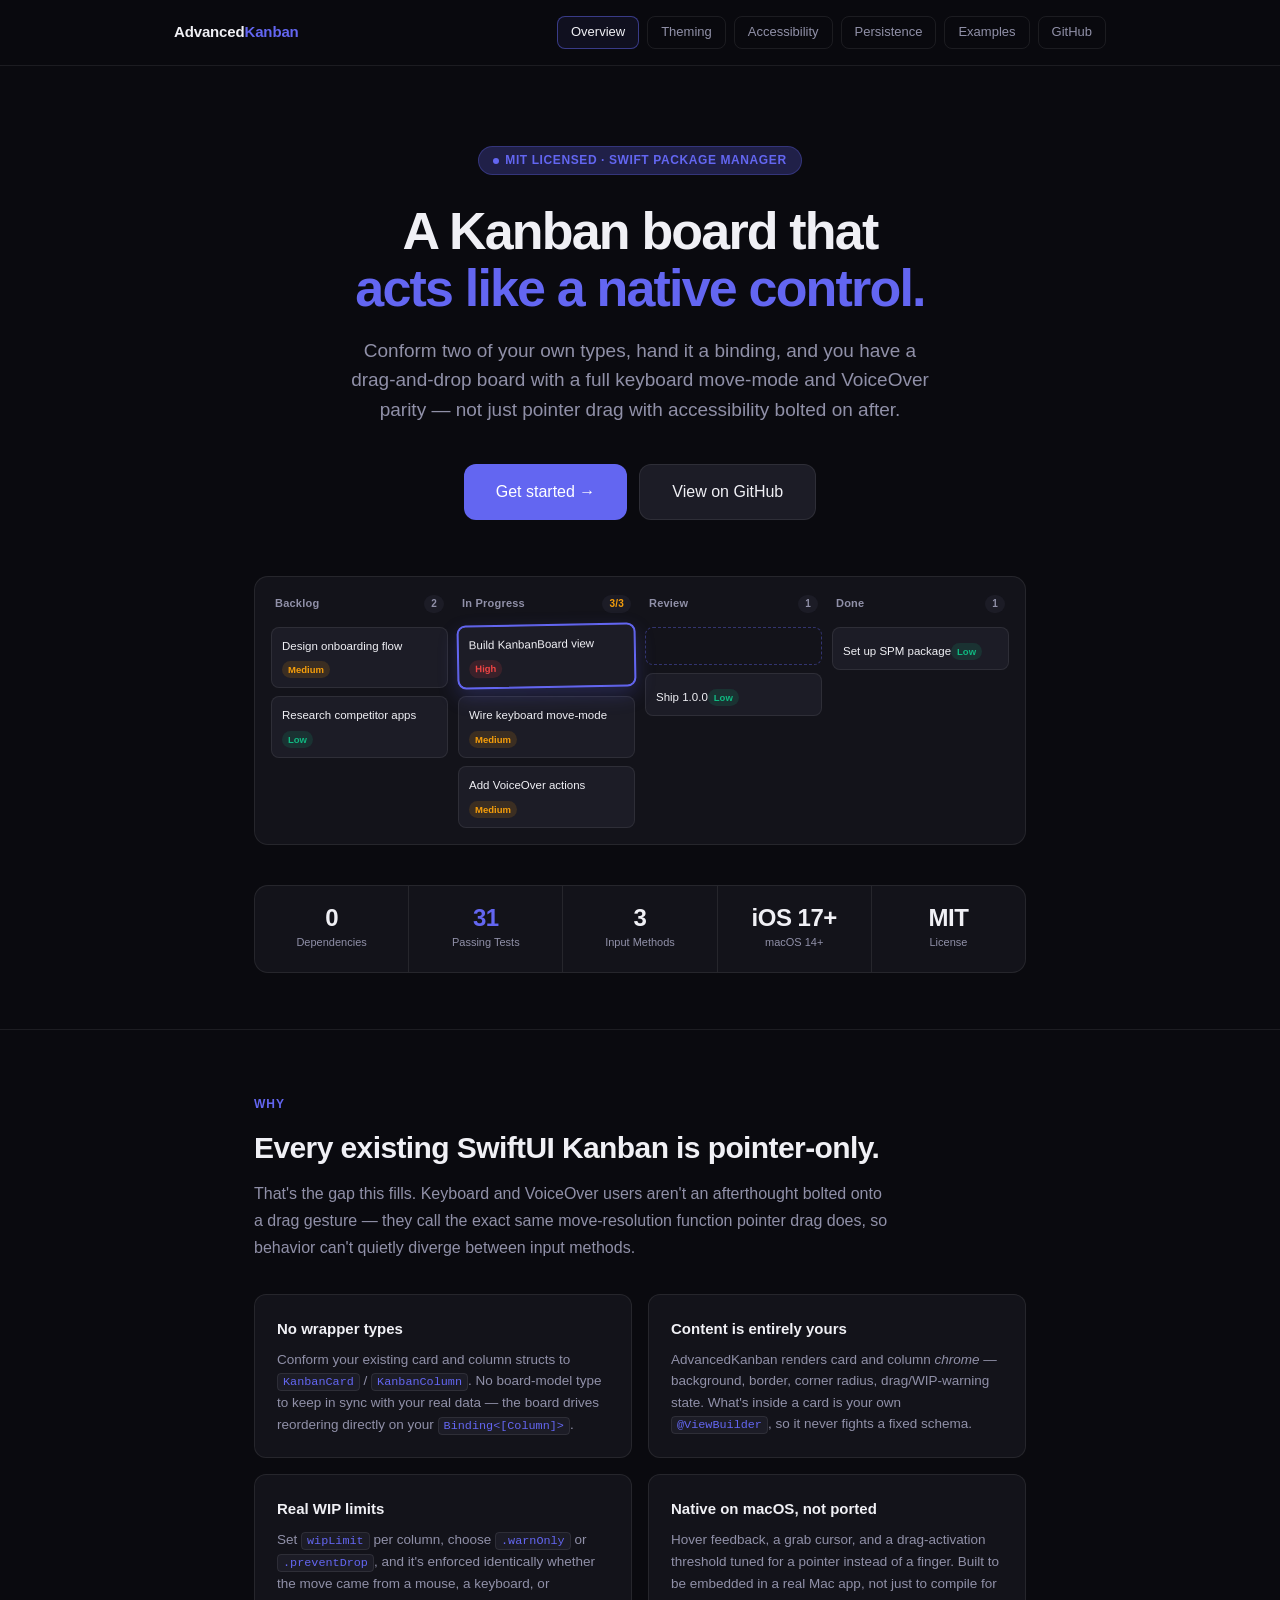
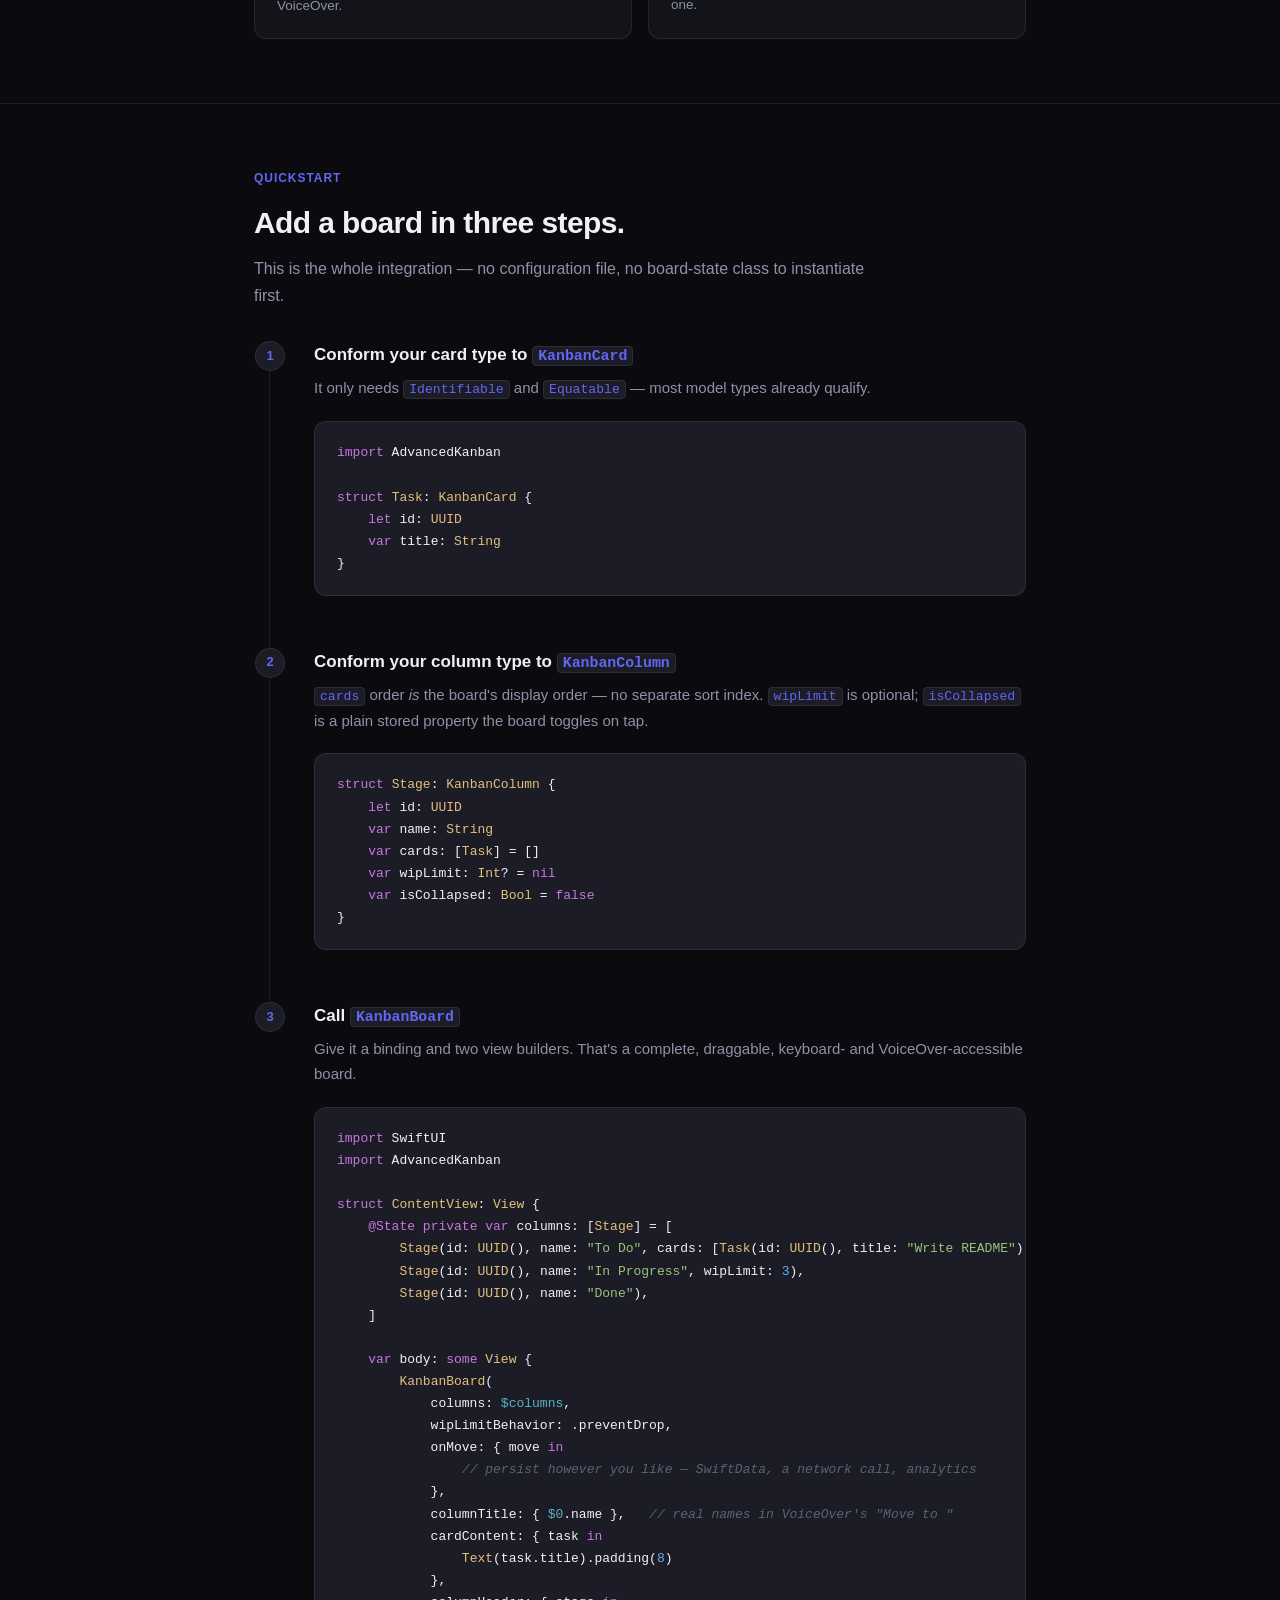
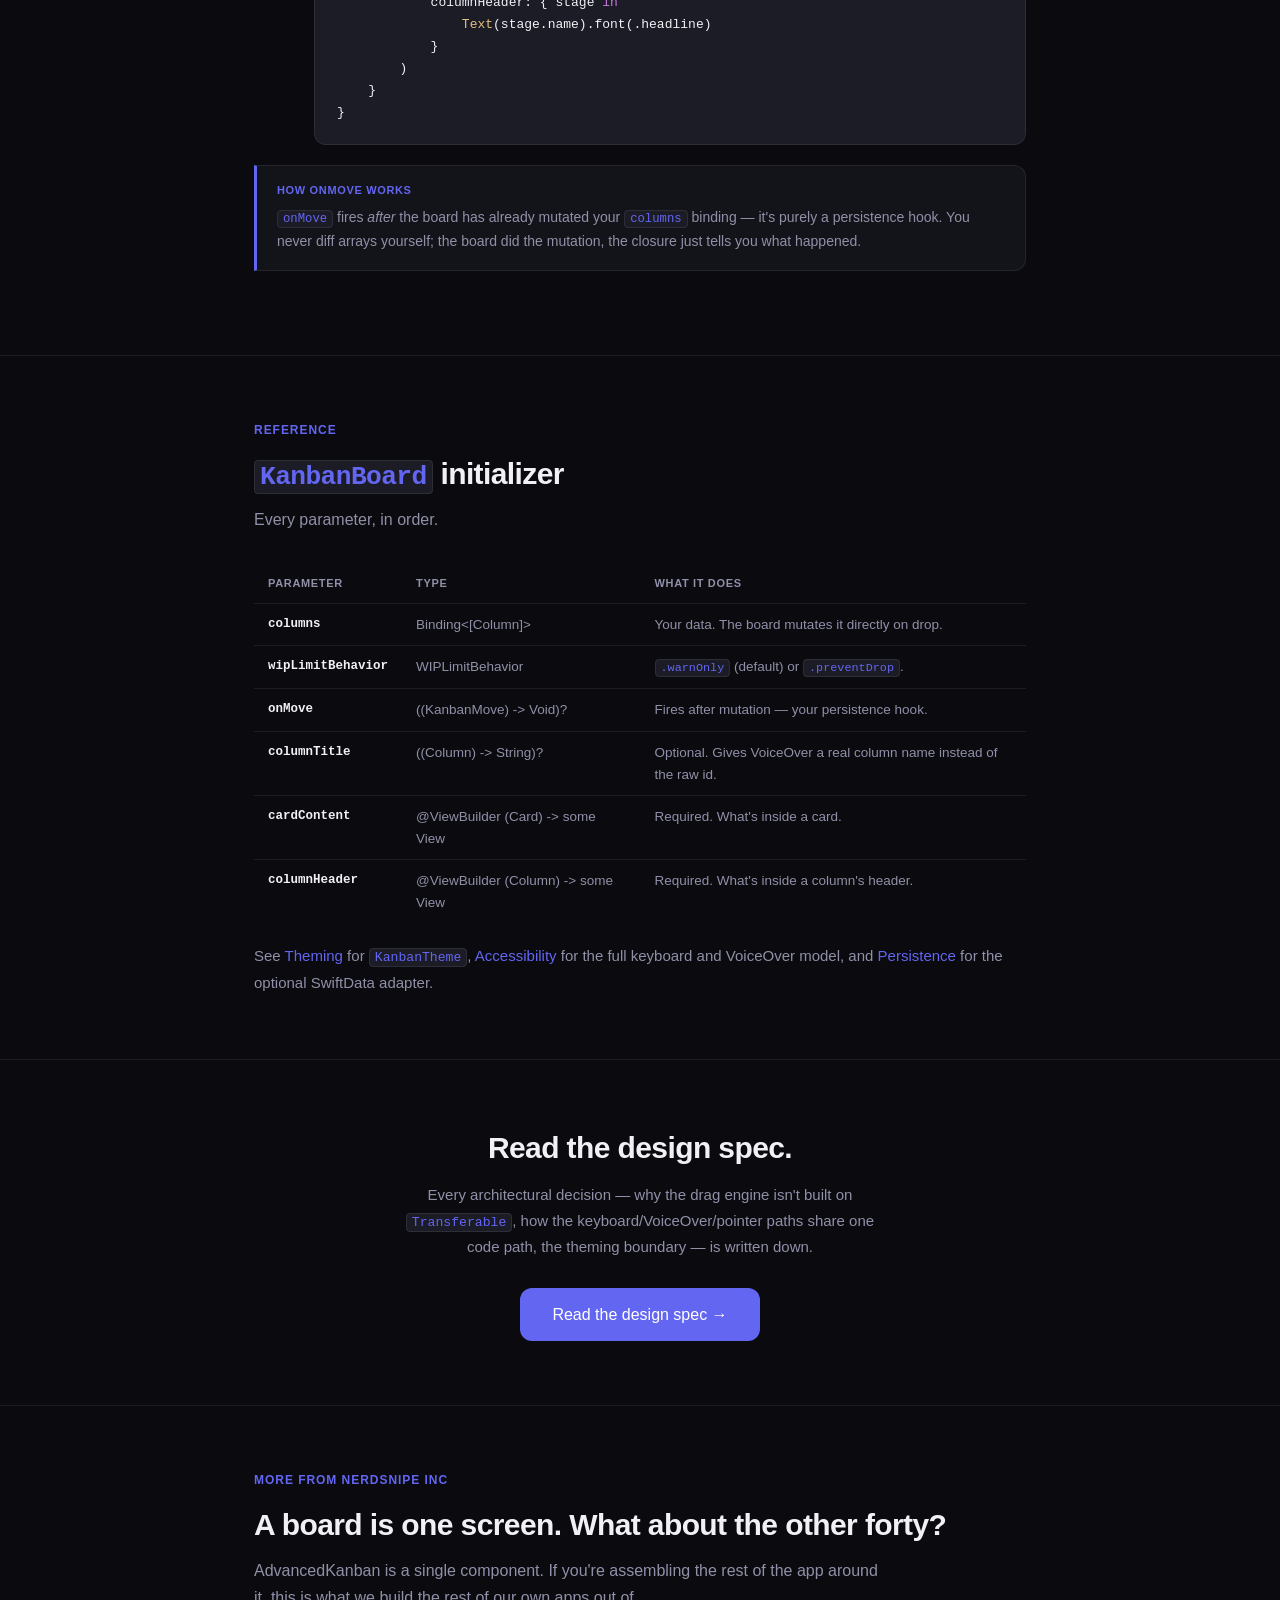
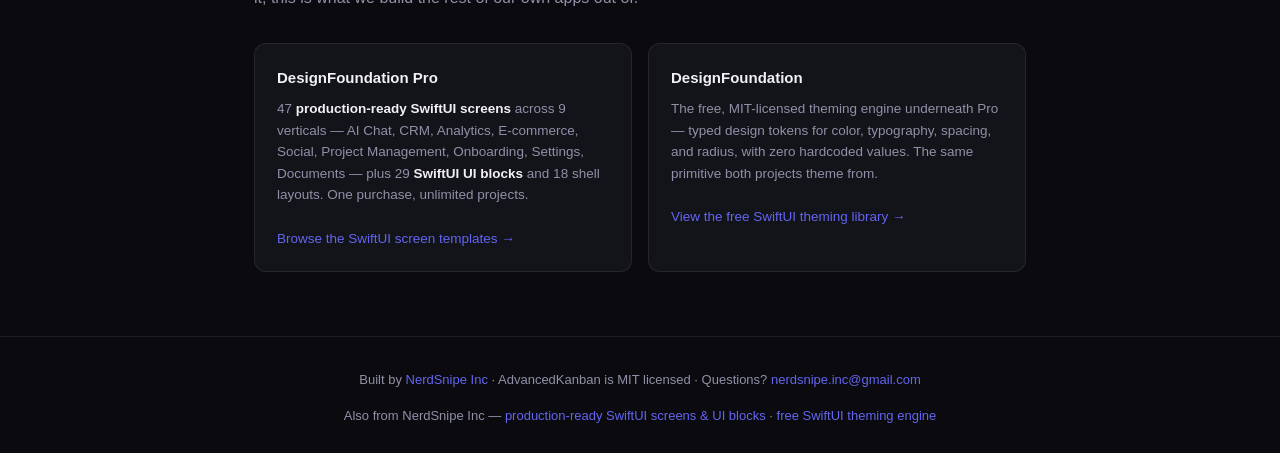
<file: docs/index.html>
<!DOCTYPE html>
<html lang="en">
<head>
<meta charset="UTF-8" />
<meta name="viewport" content="width=device-width, initial-scale=1.0" />
<title>AdvancedKanban — a Kanban board for SwiftUI</title>
<meta name="description" content="A fully customizable Kanban board for SwiftUI on iOS, iPadOS, and macOS. Pointer drag, full keyboard, and VoiceOver reordering with real input parity. No wrapper types, MIT licensed." />
<meta name="theme-color" content="#6366f1" />
<link rel="stylesheet" href="assets/styles.css" />
</head>
<body>
<a class="skip-link" href="#main">Skip to content</a>

<nav>
  <div class="inner">
    <a class="nav-brand" href="./">Advanced<span>Kanban</span></a>
    <div class="nav-links">
      <a class="nav-link active" href="./">Overview</a>
      <a class="nav-link" href="theming.html">Theming</a>
      <a class="nav-link" href="accessibility.html">Accessibility</a>
      <a class="nav-link" href="persistence.html">Persistence</a>
      <a class="nav-link" href="examples.html">Examples</a>
      <a class="nav-link" href="https://github.com/NerdSnipe-Inc/AdvancedKanban" target="_blank" rel="noopener">GitHub</a>
    </div>
  </div>
</nav>

<main id="main">
<div class="container">

  <section class="hero">
    <div class="badge"><span class="badge-dot"></span>MIT Licensed · Swift Package Manager</div>
    <h1>A Kanban board that<br><span class="accent">acts like a native control.</span></h1>
    <p class="hero-sub">
      Conform two of your own types, hand it a binding, and you have a
      drag-and-drop board with a full keyboard move-mode and VoiceOver
      parity — not just pointer drag with accessibility bolted on after.
    </p>
    <div class="cta-row">
      <a class="btn btn-primary btn-lg" href="#quickstart">Get started →</a>
      <a class="btn btn-secondary btn-lg" href="https://github.com/NerdSnipe-Inc/AdvancedKanban" target="_blank" rel="noopener">View on GitHub</a>
    </div>

    <div class="hero-board" aria-hidden="true">
      <div class="hb-col">
        <div class="hb-col-head"><span>Backlog</span><span class="hb-count">2</span></div>
        <div class="hb-card">Design onboarding flow<span class="hb-tag med">Medium</span></div>
        <div class="hb-card">Research competitor apps<span class="hb-tag low">Low</span></div>
      </div>
      <div class="hb-col">
        <div class="hb-col-head"><span>In Progress</span><span class="hb-count over">3/3</span></div>
        <div class="hb-card dragging">Build KanbanBoard view<span class="hb-tag high">High</span></div>
        <div class="hb-card">Wire keyboard move-mode<span class="hb-tag med">Medium</span></div>
        <div class="hb-card">Add VoiceOver actions<span class="hb-tag med">Medium</span></div>
      </div>
      <div class="hb-col">
        <div class="hb-col-head"><span>Review</span><span class="hb-count">1</span></div>
        <div class="hb-card ghost-slot">&nbsp;</div>
        <div class="hb-card">Ship 1.0.0<span class="hb-tag low">Low</span></div>
      </div>
      <div class="hb-col">
        <div class="hb-col-head"><span>Done</span><span class="hb-count">1</span></div>
        <div class="hb-card">Set up SPM package<span class="hb-tag low">Low</span></div>
      </div>
    </div>

    <div class="stats-strip">
      <div class="stat-item"><div class="stat-value">0</div><div class="stat-label">Dependencies</div></div>
      <div class="stat-item"><div class="stat-value"><span>31</span></div><div class="stat-label">Passing Tests</div></div>
      <div class="stat-item"><div class="stat-value">3</div><div class="stat-label">Input Methods</div></div>
      <div class="stat-item"><div class="stat-value">iOS 17+</div><div class="stat-label">macOS 14+</div></div>
      <div class="stat-item"><div class="stat-value">MIT</div><div class="stat-label">License</div></div>
    </div>
  </section>

</div>

<hr class="divider" />

<div class="container">
  <section class="section" id="why">
    <p class="section-label">Why</p>
    <h2>Every existing SwiftUI Kanban is pointer-only.</h2>
    <p class="section-sub">That's the gap this fills. Keyboard and VoiceOver users aren't an afterthought bolted onto a drag gesture — they call the exact same move-resolution function pointer drag does, so behavior can't quietly diverge between input methods.</p>

    <div class="card-grid">
      <div class="card">
        <div class="card-title">No wrapper types</div>
        <div class="card-body">Conform your existing card and column structs to <code>KanbanCard</code> / <code>KanbanColumn</code>. No board-model type to keep in sync with your real data — the board drives reordering directly on your <code>Binding&lt;[Column]&gt;</code>.</div>
      </div>
      <div class="card">
        <div class="card-title">Content is entirely yours</div>
        <div class="card-body">AdvancedKanban renders card and column <em>chrome</em> — background, border, corner radius, drag/WIP-warning state. What's inside a card is your own <code>@ViewBuilder</code>, so it never fights a fixed schema.</div>
      </div>
      <div class="card">
        <div class="card-title">Real WIP limits</div>
        <div class="card-body">Set <code>wipLimit</code> per column, choose <code>.warnOnly</code> or <code>.preventDrop</code>, and it's enforced identically whether the move came from a mouse, a keyboard, or VoiceOver.</div>
      </div>
      <div class="card">
        <div class="card-title">Native on macOS, not ported</div>
        <div class="card-body">Hover feedback, a grab cursor, and a drag-activation threshold tuned for a pointer instead of a finger. Built to be embedded in a real Mac app, not just to compile for one.</div>
      </div>
    </div>
  </section>
</div>

<hr class="divider" />

<div class="container">
  <section class="section" id="quickstart">
    <p class="section-label">Quickstart</p>
    <h2>Add a board in three steps.</h2>
    <p class="section-sub">This is the whole integration — no configuration file, no board-state class to instantiate first.</p>

    <ol class="steps">
      <li>
        <h3>Conform your card type to <code>KanbanCard</code></h3>
        <p>It only needs <code>Identifiable</code> and <code>Equatable</code> — most model types already qualify.</p>
        <pre><span class="kw">import</span> AdvancedKanban

<span class="kw">struct</span> <span class="type">Task</span>: <span class="type">KanbanCard</span> {
    <span class="kw">let</span> id: <span class="type">UUID</span>
    <span class="kw">var</span> title: <span class="type">String</span>
}</pre>
      </li>
      <li>
        <h3>Conform your column type to <code>KanbanColumn</code></h3>
        <p><code>cards</code> order <em>is</em> the board's display order — no separate sort index. <code>wipLimit</code> is optional; <code>isCollapsed</code> is a plain stored property the board toggles on tap.</p>
        <pre><span class="kw">struct</span> <span class="type">Stage</span>: <span class="type">KanbanColumn</span> {
    <span class="kw">let</span> id: <span class="type">UUID</span>
    <span class="kw">var</span> name: <span class="type">String</span>
    <span class="kw">var</span> cards: [<span class="type">Task</span>] = []
    <span class="kw">var</span> wipLimit: <span class="type">Int</span>? = <span class="kw">nil</span>
    <span class="kw">var</span> isCollapsed: <span class="type">Bool</span> = <span class="kw">false</span>
}</pre>
      </li>
      <li>
        <h3>Call <code>KanbanBoard</code></h3>
        <p>Give it a binding and two view builders. That's a complete, draggable, keyboard- and VoiceOver-accessible board.</p>
        <pre><span class="kw">import</span> SwiftUI
<span class="kw">import</span> AdvancedKanban

<span class="kw">struct</span> <span class="type">ContentView</span>: <span class="type">View</span> {
    <span class="kw">@State</span> <span class="kw">private</span> <span class="kw">var</span> columns: [<span class="type">Stage</span>] = [
        <span class="type">Stage</span>(id: <span class="type">UUID</span>(), name: <span class="str">"To Do"</span>, cards: [<span class="type">Task</span>(id: <span class="type">UUID</span>(), title: <span class="str">"Write README"</span>)]),
        <span class="type">Stage</span>(id: <span class="type">UUID</span>(), name: <span class="str">"In Progress"</span>, wipLimit: <span class="fn">3</span>),
        <span class="type">Stage</span>(id: <span class="type">UUID</span>(), name: <span class="str">"Done"</span>),
    ]

    <span class="kw">var</span> body: <span class="kw">some</span> <span class="type">View</span> {
        <span class="type">KanbanBoard</span>(
            columns: <span class="prop">$columns</span>,
            wipLimitBehavior: .preventDrop,
            onMove: { move <span class="kw">in</span>
                <span class="cm">// persist however you like — SwiftData, a network call, analytics</span>
            },
            columnTitle: { <span class="prop">$0</span>.name },   <span class="cm">// real names in VoiceOver's "Move to <Column>"</span>
            cardContent: { task <span class="kw">in</span>
                <span class="type">Text</span>(task.title).padding(<span class="fn">8</span>)
            },
            columnHeader: { stage <span class="kw">in</span>
                <span class="type">Text</span>(stage.name).font(.headline)
            }
        )
    }
}</pre>
      </li>
    </ol>

    <div class="callout">
      <span class="callout-label">How onMove works</span>
      <p><code>onMove</code> fires <em>after</em> the board has already mutated your <code>columns</code> binding — it's purely a persistence hook. You never diff arrays yourself; the board did the mutation, the closure just tells you what happened.</p>
    </div>
  </section>
</div>

<hr class="divider" />

<div class="container">
  <section class="section" id="api">
    <p class="section-label">Reference</p>
    <h2><code>KanbanBoard</code> initializer</h2>
    <p class="section-sub">Every parameter, in order.</p>

    <table class="api-table">
      <tr><th>Parameter</th><th>Type</th><th>What it does</th></tr>
      <tr><td>columns</td><td>Binding&lt;[Column]&gt;</td><td>Your data. The board mutates it directly on drop.</td></tr>
      <tr><td>wipLimitBehavior</td><td>WIPLimitBehavior</td><td><code>.warnOnly</code> (default) or <code>.preventDrop</code>.</td></tr>
      <tr><td>onMove</td><td>((KanbanMove) -&gt; Void)?</td><td>Fires after mutation — your persistence hook.</td></tr>
      <tr><td>columnTitle</td><td>((Column) -&gt; String)?</td><td>Optional. Gives VoiceOver a real column name instead of the raw id.</td></tr>
      <tr><td>cardContent</td><td>@ViewBuilder (Card) -&gt; some View</td><td>Required. What's inside a card.</td></tr>
      <tr><td>columnHeader</td><td>@ViewBuilder (Column) -&gt; some View</td><td>Required. What's inside a column's header.</td></tr>
    </table>

    <p>See <a href="theming.html">Theming</a> for <code>KanbanTheme</code>, <a href="accessibility.html">Accessibility</a> for the full keyboard and VoiceOver model, and <a href="persistence.html">Persistence</a> for the optional SwiftData adapter.</p>
  </section>
</div>

<div class="cta-band">
  <h2>Read the design spec.</h2>
  <p>Every architectural decision — why the drag engine isn't built on <code>Transferable</code>, how the keyboard/VoiceOver/pointer paths share one code path, the theming boundary — is written down.</p>
  <a class="btn btn-primary btn-lg" href="https://github.com/NerdSnipe-Inc/AdvancedKanban/blob/master/docs/superpowers/specs/2026-08-19-advanced-kanban-design.md" target="_blank" rel="noopener">Read the design spec →</a>
</div>

<hr class="divider" />

<div class="container">
  <section class="section">
    <p class="section-label">More from NerdSnipe Inc</p>
    <h2>A board is one screen. What about the other forty?</h2>
    <p class="section-sub">AdvancedKanban is a single component. If you're assembling the rest of the app around it, this is what we build the rest of our own apps out of.</p>

    <div class="card-grid">
      <div class="card">
        <div class="card-title">DesignFoundation Pro</div>
        <div class="card-body">47 <strong>production-ready SwiftUI screens</strong> across 9 verticals — AI Chat, CRM, Analytics, E-commerce, Social, Project Management, Onboarding, Settings, Documents — plus 29 <strong>SwiftUI UI blocks</strong> and 18 shell layouts. One purchase, unlimited projects.<br><br><a href="https://nerdsnipe-inc.github.io/design-foundation/pro/" target="_blank" rel="noopener">Browse the SwiftUI screen templates →</a></div>
      </div>
      <div class="card">
        <div class="card-title">DesignFoundation</div>
        <div class="card-body">The free, MIT-licensed theming engine underneath Pro — typed design tokens for color, typography, spacing, and radius, with zero hardcoded values. The same primitive both projects theme from.<br><br><a href="https://nerdsnipe-inc.github.io/design-foundation/" target="_blank" rel="noopener">View the free SwiftUI theming library →</a></div>
      </div>
    </div>
  </section>
</div>

</main>

<footer>
  <p>
    Built by <a href="https://github.com/NerdSnipe-Inc" target="_blank" rel="noopener">NerdSnipe Inc</a> ·
    AdvancedKanban is MIT licensed ·
    Questions? <a href="mailto:nerdsnipe.inc@gmail.com">nerdsnipe.inc@gmail.com</a>
  </p>
  <p style="margin-top:8px">
    Also from NerdSnipe Inc — <a href="https://nerdsnipe-inc.github.io/design-foundation/pro/" target="_blank" rel="noopener">production-ready SwiftUI screens &amp; UI blocks</a> ·
    <a href="https://nerdsnipe-inc.github.io/design-foundation/" target="_blank" rel="noopener">free SwiftUI theming engine</a>
  </p>
</footer>

</body>
</html>
</file>
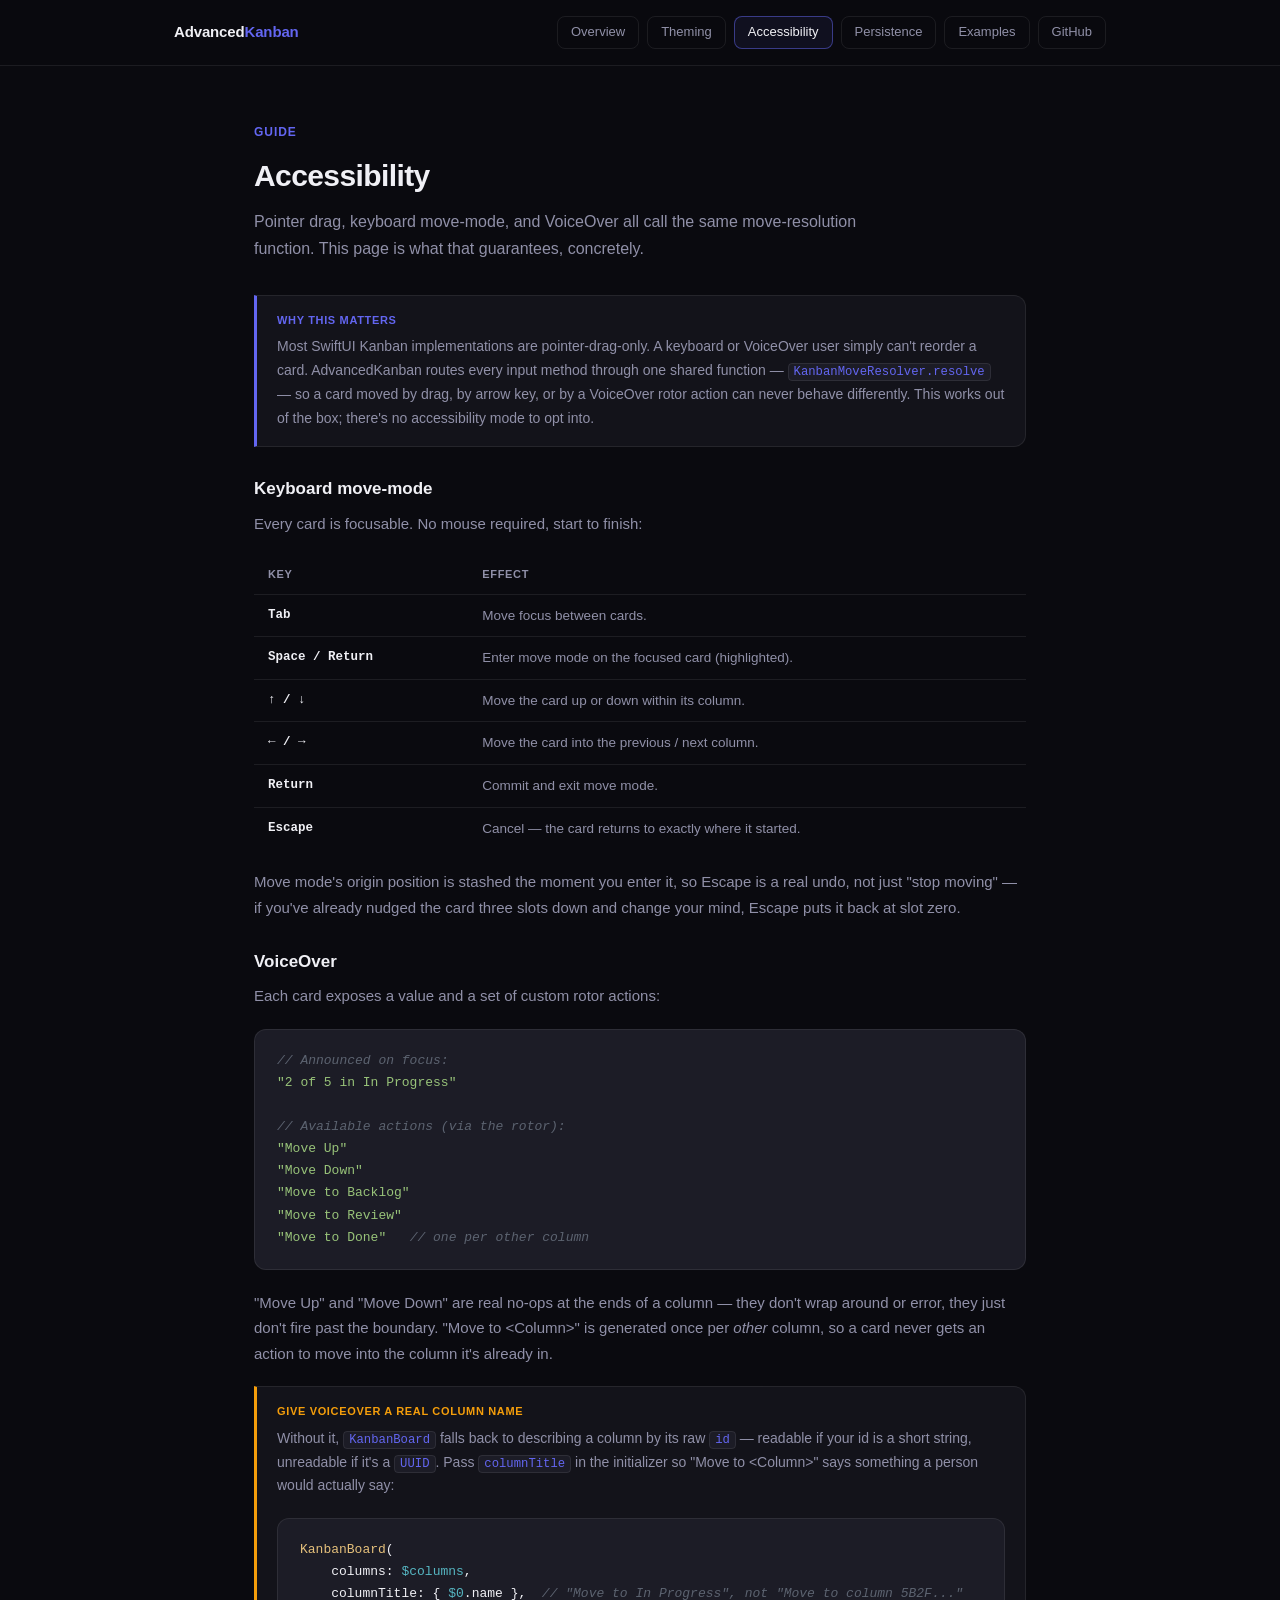
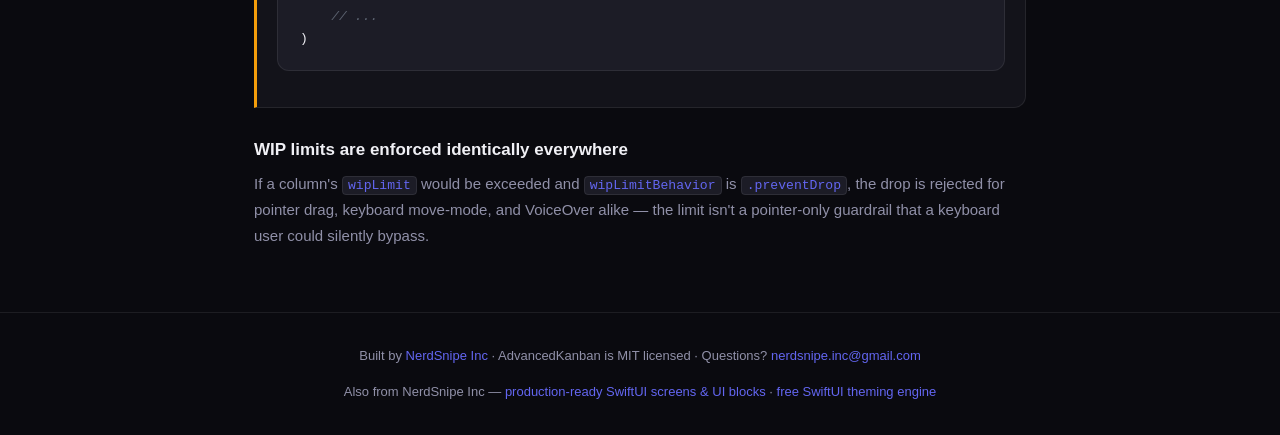
<file: docs/accessibility.html>
<!DOCTYPE html>
<html lang="en">
<head>
<meta charset="UTF-8" />
<meta name="viewport" content="width=device-width, initial-scale=1.0" />
<title>Accessibility — AdvancedKanban</title>
<meta name="description" content="Keyboard move-mode and VoiceOver reordering in AdvancedKanban — every interaction pointer drag supports, without a mouse." />
<meta name="theme-color" content="#6366f1" />
<link rel="stylesheet" href="assets/styles.css" />
</head>
<body>
<a class="skip-link" href="#main">Skip to content</a>

<nav>
  <div class="inner">
    <a class="nav-brand" href="./">Advanced<span>Kanban</span></a>
    <div class="nav-links">
      <a class="nav-link" href="./">Overview</a>
      <a class="nav-link" href="theming.html">Theming</a>
      <a class="nav-link active" href="accessibility.html">Accessibility</a>
      <a class="nav-link" href="persistence.html">Persistence</a>
      <a class="nav-link" href="examples.html">Examples</a>
      <a class="nav-link" href="https://github.com/NerdSnipe-Inc/AdvancedKanban" target="_blank" rel="noopener">GitHub</a>
    </div>
  </div>
</nav>

<main id="main">
<div class="container">
  <section class="section" style="padding-top:56px">
    <p class="section-label">Guide</p>
    <h2>Accessibility</h2>
    <p class="section-sub">Pointer drag, keyboard move-mode, and VoiceOver all call the same move-resolution function. This page is what that guarantees, concretely.</p>

    <div class="callout">
      <span class="callout-label">Why this matters</span>
      <p>Most SwiftUI Kanban implementations are pointer-drag-only. A keyboard or VoiceOver user simply can't reorder a card. AdvancedKanban routes every input method through one shared function — <code>KanbanMoveResolver.resolve</code> — so a card moved by drag, by arrow key, or by a VoiceOver rotor action can never behave differently. This works out of the box; there's no accessibility mode to opt into.</p>
    </div>

    <h3>Keyboard move-mode</h3>
    <p>Every card is focusable. No mouse required, start to finish:</p>
    <table class="api-table">
      <tr><th>Key</th><th>Effect</th></tr>
      <tr><td>Tab</td><td>Move focus between cards.</td></tr>
      <tr><td>Space / Return</td><td>Enter move mode on the focused card (highlighted).</td></tr>
      <tr><td>↑ / ↓</td><td>Move the card up or down within its column.</td></tr>
      <tr><td>← / →</td><td>Move the card into the previous / next column.</td></tr>
      <tr><td>Return</td><td>Commit and exit move mode.</td></tr>
      <tr><td>Escape</td><td>Cancel — the card returns to exactly where it started.</td></tr>
    </table>
    <p>Move mode's origin position is stashed the moment you enter it, so Escape is a real undo, not just "stop moving" — if you've already nudged the card three slots down and change your mind, Escape puts it back at slot zero.</p>

    <h3>VoiceOver</h3>
    <p>Each card exposes a value and a set of custom rotor actions:</p>
    <pre><span class="cm">// Announced on focus:</span>
<span class="str">"2 of 5 in In Progress"</span>

<span class="cm">// Available actions (via the rotor):</span>
<span class="str">"Move Up"</span>
<span class="str">"Move Down"</span>
<span class="str">"Move to Backlog"</span>
<span class="str">"Move to Review"</span>
<span class="str">"Move to Done"</span>   <span class="cm">// one per other column</span></pre>
    <p>"Move Up" and "Move Down" are real no-ops at the ends of a column — they don't wrap around or error, they just don't fire past the boundary. "Move to &lt;Column&gt;" is generated once per <em>other</em> column, so a card never gets an action to move into the column it's already in.</p>

    <div class="callout warn">
      <span class="callout-label">Give VoiceOver a real column name</span>
      <p>Without it, <code>KanbanBoard</code> falls back to describing a column by its raw <code>id</code> — readable if your id is a short string, unreadable if it's a <code>UUID</code>. Pass <code>columnTitle</code> in the initializer so "Move to &lt;Column&gt;" says something a person would actually say:</p>
      <pre><span class="type">KanbanBoard</span>(
    columns: <span class="prop">$columns</span>,
    columnTitle: { <span class="prop">$0</span>.name },  <span class="cm">// "Move to In Progress", not "Move to column 5B2F..."</span>
    <span class="cm">// ...</span>
)</pre>
    </div>

    <h3>WIP limits are enforced identically everywhere</h3>
    <p>If a column's <code>wipLimit</code> would be exceeded and <code>wipLimitBehavior</code> is <code>.preventDrop</code>, the drop is rejected for pointer drag, keyboard move-mode, and VoiceOver alike — the limit isn't a pointer-only guardrail that a keyboard user could silently bypass.</p>
  </section>
</div>
</main>

<footer>
  <p>
    Built by <a href="https://github.com/NerdSnipe-Inc" target="_blank" rel="noopener">NerdSnipe Inc</a> ·
    AdvancedKanban is MIT licensed ·
    Questions? <a href="mailto:nerdsnipe.inc@gmail.com">nerdsnipe.inc@gmail.com</a>
  </p>
  <p style="margin-top:8px">
    Also from NerdSnipe Inc — <a href="https://nerdsnipe-inc.github.io/design-foundation/pro/" target="_blank" rel="noopener">production-ready SwiftUI screens &amp; UI blocks</a> ·
    <a href="https://nerdsnipe-inc.github.io/design-foundation/" target="_blank" rel="noopener">free SwiftUI theming engine</a>
  </p>
</footer>

</body>
</html>
</file>
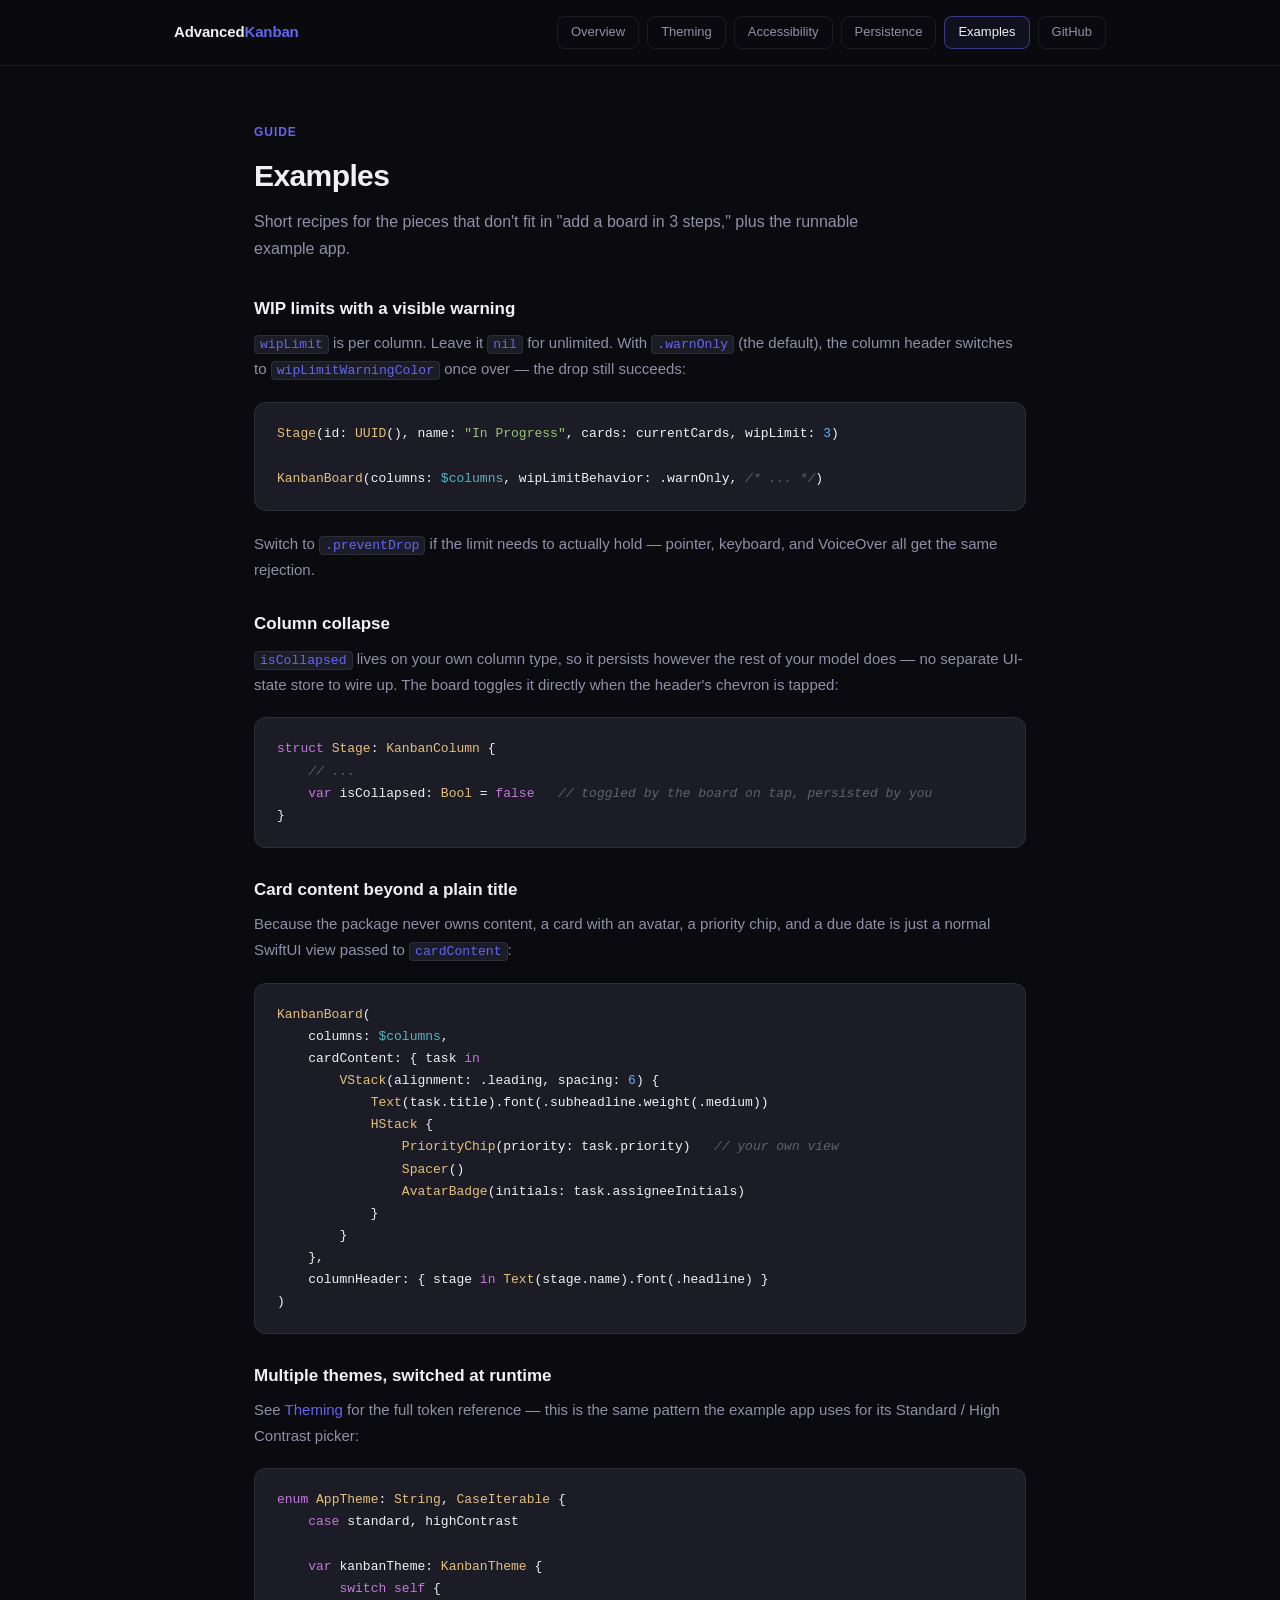
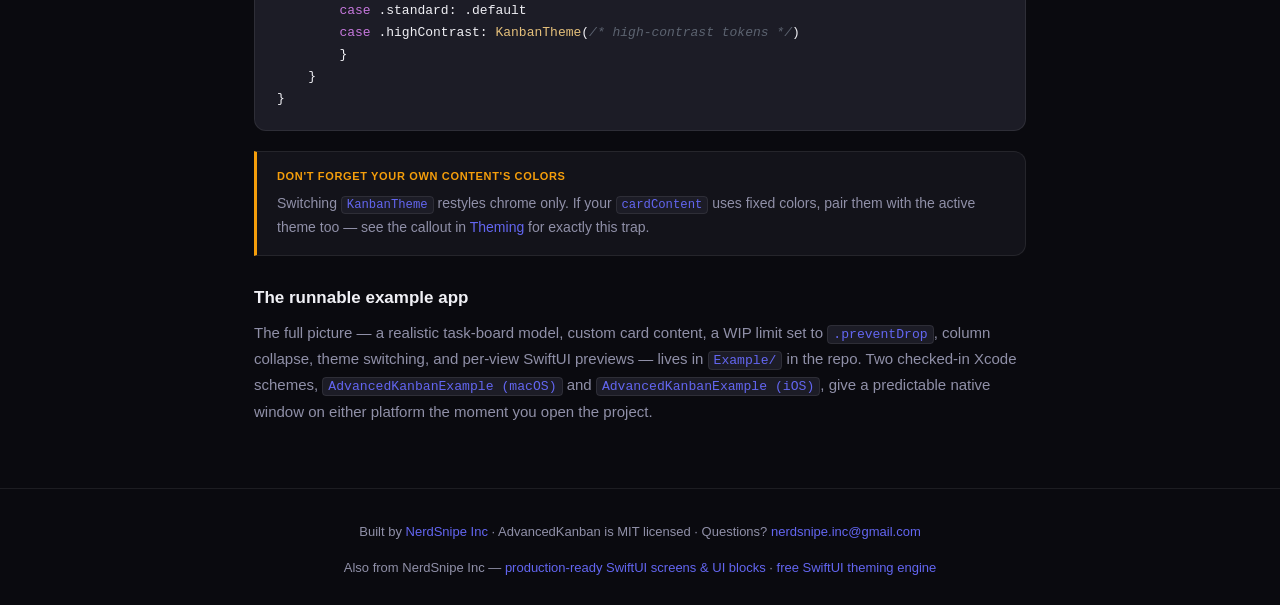
<file: docs/examples.html>
<!DOCTYPE html>
<html lang="en">
<head>
<meta charset="UTF-8" />
<meta name="viewport" content="width=device-width, initial-scale=1.0" />
<title>Examples — AdvancedKanban</title>
<meta name="description" content="Recipes for WIP limits, column collapse, custom card content, and the runnable example app." />
<meta name="theme-color" content="#6366f1" />
<link rel="stylesheet" href="assets/styles.css" />
</head>
<body>
<a class="skip-link" href="#main">Skip to content</a>

<nav>
  <div class="inner">
    <a class="nav-brand" href="./">Advanced<span>Kanban</span></a>
    <div class="nav-links">
      <a class="nav-link" href="./">Overview</a>
      <a class="nav-link" href="theming.html">Theming</a>
      <a class="nav-link" href="accessibility.html">Accessibility</a>
      <a class="nav-link" href="persistence.html">Persistence</a>
      <a class="nav-link active" href="examples.html">Examples</a>
      <a class="nav-link" href="https://github.com/NerdSnipe-Inc/AdvancedKanban" target="_blank" rel="noopener">GitHub</a>
    </div>
  </div>
</nav>

<main id="main">
<div class="container">
  <section class="section" style="padding-top:56px">
    <p class="section-label">Guide</p>
    <h2>Examples</h2>
    <p class="section-sub">Short recipes for the pieces that don't fit in "add a board in 3 steps," plus the runnable example app.</p>

    <h3>WIP limits with a visible warning</h3>
    <p><code>wipLimit</code> is per column. Leave it <code>nil</code> for unlimited. With <code>.warnOnly</code> (the default), the column header switches to <code>wipLimitWarningColor</code> once over — the drop still succeeds:</p>
    <pre><span class="type">Stage</span>(id: <span class="type">UUID</span>(), name: <span class="str">"In Progress"</span>, cards: currentCards, wipLimit: <span class="fn">3</span>)

<span class="type">KanbanBoard</span>(columns: <span class="prop">$columns</span>, wipLimitBehavior: .warnOnly, <span class="cm">/* ... */</span>)</pre>
    <p>Switch to <code>.preventDrop</code> if the limit needs to actually hold — pointer, keyboard, and VoiceOver all get the same rejection.</p>

    <h3>Column collapse</h3>
    <p><code>isCollapsed</code> lives on your own column type, so it persists however the rest of your model does — no separate UI-state store to wire up. The board toggles it directly when the header's chevron is tapped:</p>
    <pre><span class="kw">struct</span> <span class="type">Stage</span>: <span class="type">KanbanColumn</span> {
    <span class="cm">// ...</span>
    <span class="kw">var</span> isCollapsed: <span class="type">Bool</span> = <span class="kw">false</span>   <span class="cm">// toggled by the board on tap, persisted by you</span>
}</pre>

    <h3>Card content beyond a plain title</h3>
    <p>Because the package never owns content, a card with an avatar, a priority chip, and a due date is just a normal SwiftUI view passed to <code>cardContent</code>:</p>
    <pre><span class="type">KanbanBoard</span>(
    columns: <span class="prop">$columns</span>,
    cardContent: { task <span class="kw">in</span>
        <span class="type">VStack</span>(alignment: .leading, spacing: <span class="fn">6</span>) {
            <span class="type">Text</span>(task.title).font(.subheadline.weight(.medium))
            <span class="type">HStack</span> {
                <span class="type">PriorityChip</span>(priority: task.priority)   <span class="cm">// your own view</span>
                <span class="type">Spacer</span>()
                <span class="type">AvatarBadge</span>(initials: task.assigneeInitials)
            }
        }
    },
    columnHeader: { stage <span class="kw">in</span> <span class="type">Text</span>(stage.name).font(.headline) }
)</pre>

    <h3>Multiple themes, switched at runtime</h3>
    <p>See <a href="theming.html">Theming</a> for the full token reference — this is the same pattern the example app uses for its Standard / High Contrast picker:</p>
    <pre><span class="kw">enum</span> <span class="type">AppTheme</span>: <span class="type">String</span>, <span class="type">CaseIterable</span> {
    <span class="kw">case</span> standard, highContrast

    <span class="kw">var</span> kanbanTheme: <span class="type">KanbanTheme</span> {
        <span class="kw">switch</span> <span class="kw">self</span> {
        <span class="kw">case</span> .standard: .default
        <span class="kw">case</span> .highContrast: <span class="type">KanbanTheme</span>(<span class="cm">/* high-contrast tokens */</span>)
        }
    }
}</pre>

    <div class="callout warn">
      <span class="callout-label">Don't forget your own content's colors</span>
      <p>Switching <code>KanbanTheme</code> restyles chrome only. If your <code>cardContent</code> uses fixed colors, pair them with the active theme too — see the callout in <a href="theming.html">Theming</a> for exactly this trap.</p>
    </div>

    <h3>The runnable example app</h3>
    <p>The full picture — a realistic task-board model, custom card content, a WIP limit set to <code>.preventDrop</code>, column collapse, theme switching, and per-view SwiftUI previews — lives in <a href="https://github.com/NerdSnipe-Inc/AdvancedKanban/tree/master/Example" target="_blank" rel="noopener"><code>Example/</code></a> in the repo. Two checked-in Xcode schemes, <code>AdvancedKanbanExample (macOS)</code> and <code>AdvancedKanbanExample (iOS)</code>, give a predictable native window on either platform the moment you open the project.</p>
  </section>
</div>
</main>

<footer>
  <p>
    Built by <a href="https://github.com/NerdSnipe-Inc" target="_blank" rel="noopener">NerdSnipe Inc</a> ·
    AdvancedKanban is MIT licensed ·
    Questions? <a href="mailto:nerdsnipe.inc@gmail.com">nerdsnipe.inc@gmail.com</a>
  </p>
  <p style="margin-top:8px">
    Also from NerdSnipe Inc — <a href="https://nerdsnipe-inc.github.io/design-foundation/pro/" target="_blank" rel="noopener">production-ready SwiftUI screens &amp; UI blocks</a> ·
    <a href="https://nerdsnipe-inc.github.io/design-foundation/" target="_blank" rel="noopener">free SwiftUI theming engine</a>
  </p>
</footer>

</body>
</html>
</file>
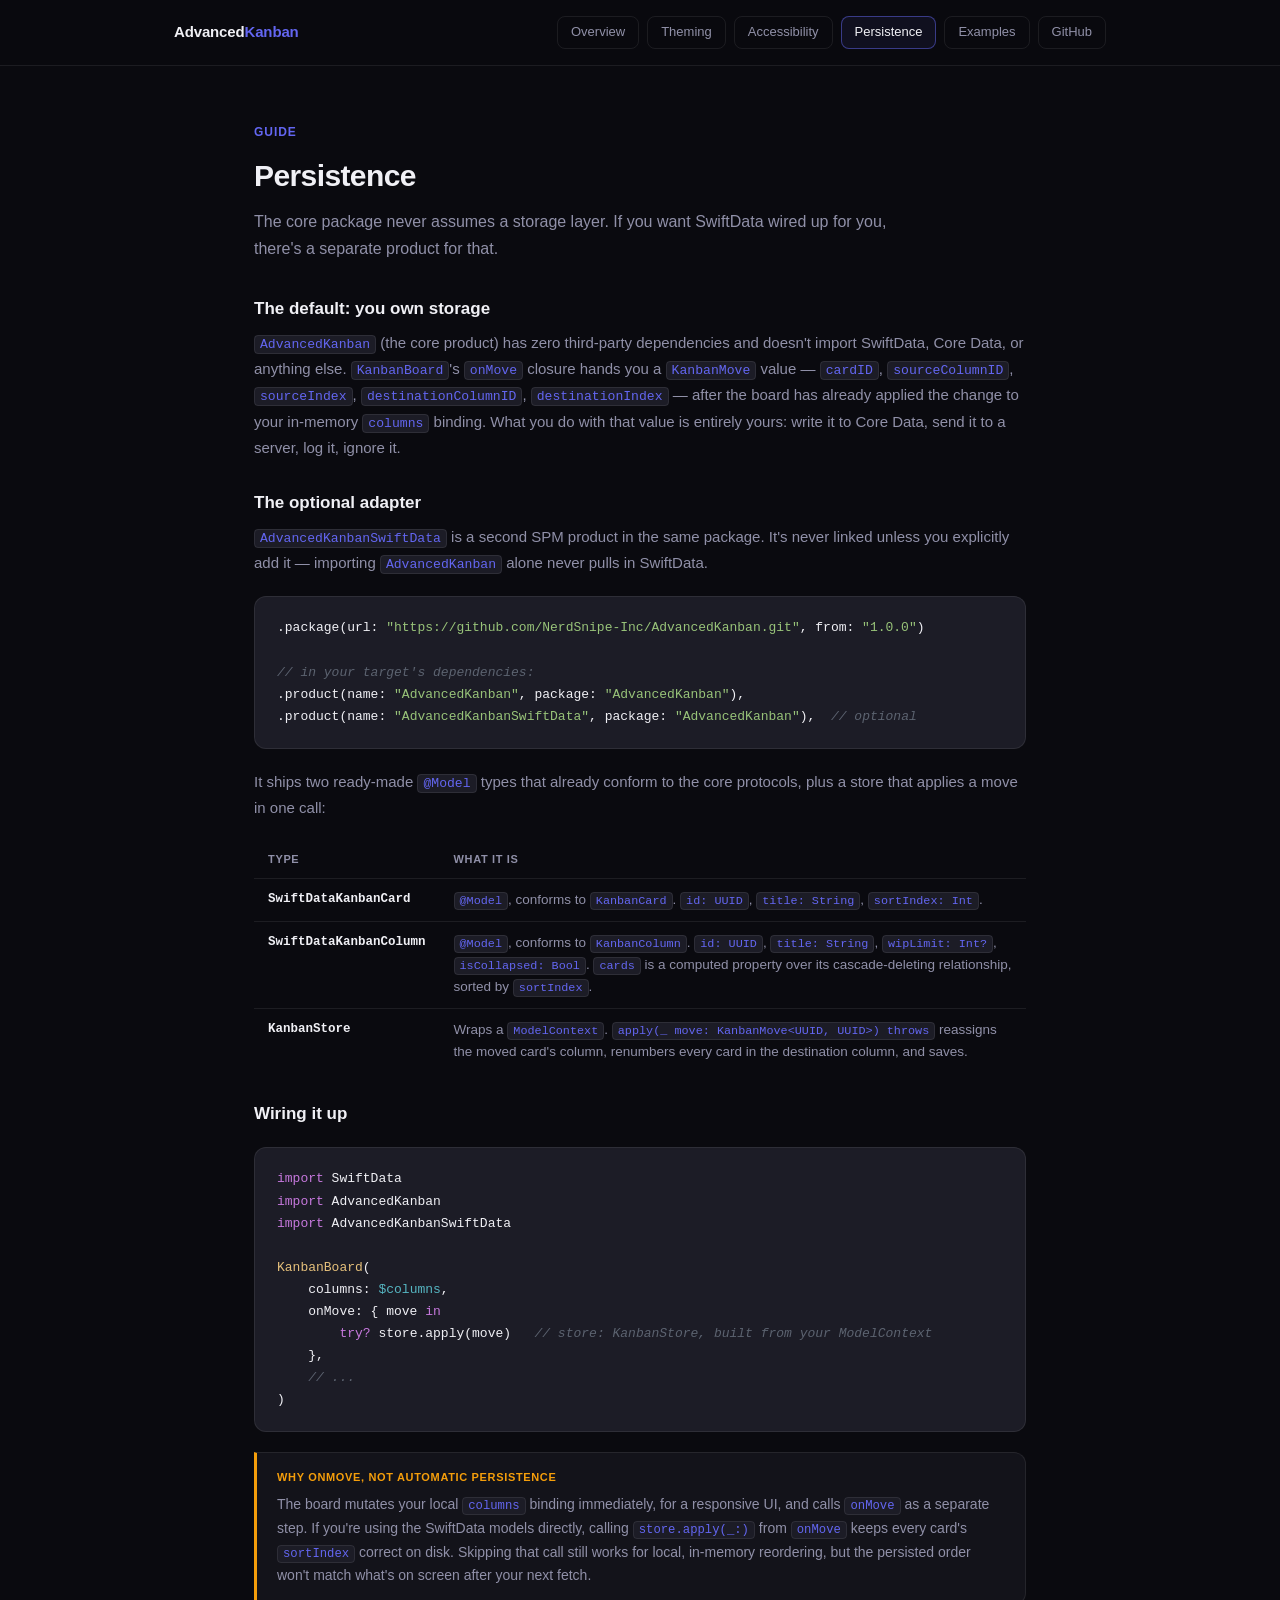
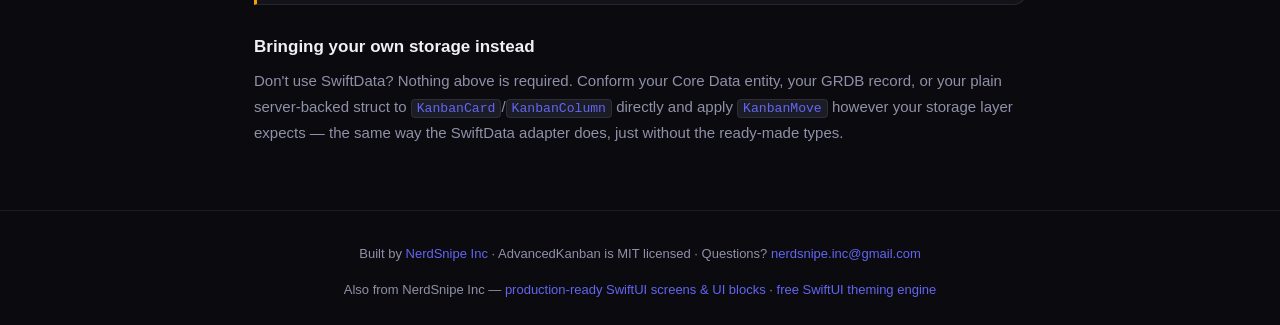
<file: docs/persistence.html>
<!DOCTYPE html>
<html lang="en">
<head>
<meta charset="UTF-8" />
<meta name="viewport" content="width=device-width, initial-scale=1.0" />
<title>Persistence — AdvancedKanban</title>
<meta name="description" content="AdvancedKanban is persistence-agnostic by default. AdvancedKanbanSwiftData is an optional companion module for SwiftData-backed apps." />
<meta name="theme-color" content="#6366f1" />
<link rel="stylesheet" href="assets/styles.css" />
</head>
<body>
<a class="skip-link" href="#main">Skip to content</a>

<nav>
  <div class="inner">
    <a class="nav-brand" href="./">Advanced<span>Kanban</span></a>
    <div class="nav-links">
      <a class="nav-link" href="./">Overview</a>
      <a class="nav-link" href="theming.html">Theming</a>
      <a class="nav-link" href="accessibility.html">Accessibility</a>
      <a class="nav-link active" href="persistence.html">Persistence</a>
      <a class="nav-link" href="examples.html">Examples</a>
      <a class="nav-link" href="https://github.com/NerdSnipe-Inc/AdvancedKanban" target="_blank" rel="noopener">GitHub</a>
    </div>
  </div>
</nav>

<main id="main">
<div class="container">
  <section class="section" style="padding-top:56px">
    <p class="section-label">Guide</p>
    <h2>Persistence</h2>
    <p class="section-sub">The core package never assumes a storage layer. If you want SwiftData wired up for you, there's a separate product for that.</p>

    <h3>The default: you own storage</h3>
    <p><code>AdvancedKanban</code> (the core product) has zero third-party dependencies and doesn't import SwiftData, Core Data, or anything else. <code>KanbanBoard</code>'s <code>onMove</code> closure hands you a <code>KanbanMove</code> value — <code>cardID</code>, <code>sourceColumnID</code>, <code>sourceIndex</code>, <code>destinationColumnID</code>, <code>destinationIndex</code> — after the board has already applied the change to your in-memory <code>columns</code> binding. What you do with that value is entirely yours: write it to Core Data, send it to a server, log it, ignore it.</p>

    <h3>The optional adapter</h3>
    <p><code>AdvancedKanbanSwiftData</code> is a second SPM product in the same package. It's never linked unless you explicitly add it — importing <code>AdvancedKanban</code> alone never pulls in SwiftData.</p>
    <pre>.package(url: <span class="str">"https://github.com/NerdSnipe-Inc/AdvancedKanban.git"</span>, from: <span class="str">"1.0.0"</span>)

<span class="cm">// in your target's dependencies:</span>
.product(name: <span class="str">"AdvancedKanban"</span>, package: <span class="str">"AdvancedKanban"</span>),
.product(name: <span class="str">"AdvancedKanbanSwiftData"</span>, package: <span class="str">"AdvancedKanban"</span>),  <span class="cm">// optional</span></pre>

    <p>It ships two ready-made <code>@Model</code> types that already conform to the core protocols, plus a store that applies a move in one call:</p>
    <table class="api-table">
      <tr><th>Type</th><th>What it is</th></tr>
      <tr><td>SwiftDataKanbanCard</td><td><code>@Model</code>, conforms to <code>KanbanCard</code>. <code>id: UUID</code>, <code>title: String</code>, <code>sortIndex: Int</code>.</td></tr>
      <tr><td>SwiftDataKanbanColumn</td><td><code>@Model</code>, conforms to <code>KanbanColumn</code>. <code>id: UUID</code>, <code>title: String</code>, <code>wipLimit: Int?</code>, <code>isCollapsed: Bool</code>. <code>cards</code> is a computed property over its cascade-deleting relationship, sorted by <code>sortIndex</code>.</td></tr>
      <tr><td>KanbanStore</td><td>Wraps a <code>ModelContext</code>. <code>apply(_ move: KanbanMove&lt;UUID, UUID&gt;) throws</code> reassigns the moved card's column, renumbers every card in the destination column, and saves.</td></tr>
    </table>

    <h3>Wiring it up</h3>
    <pre><span class="kw">import</span> SwiftData
<span class="kw">import</span> AdvancedKanban
<span class="kw">import</span> AdvancedKanbanSwiftData

<span class="type">KanbanBoard</span>(
    columns: <span class="prop">$columns</span>,
    onMove: { move <span class="kw">in</span>
        <span class="kw">try?</span> store.apply(move)   <span class="cm">// store: KanbanStore, built from your ModelContext</span>
    },
    <span class="cm">// ...</span>
)</pre>

    <div class="callout warn">
      <span class="callout-label">Why onMove, not automatic persistence</span>
      <p>The board mutates your local <code>columns</code> binding immediately, for a responsive UI, and calls <code>onMove</code> as a separate step. If you're using the SwiftData models directly, calling <code>store.apply(_:)</code> from <code>onMove</code> keeps every card's <code>sortIndex</code> correct on disk. Skipping that call still works for local, in-memory reordering, but the persisted order won't match what's on screen after your next fetch.</p>
    </div>

    <h3>Bringing your own storage instead</h3>
    <p>Don't use SwiftData? Nothing above is required. Conform your Core Data entity, your GRDB record, or your plain server-backed struct to <code>KanbanCard</code>/<code>KanbanColumn</code> directly and apply <code>KanbanMove</code> however your storage layer expects — the same way the SwiftData adapter does, just without the ready-made types.</p>
  </section>
</div>
</main>

<footer>
  <p>
    Built by <a href="https://github.com/NerdSnipe-Inc" target="_blank" rel="noopener">NerdSnipe Inc</a> ·
    AdvancedKanban is MIT licensed ·
    Questions? <a href="mailto:nerdsnipe.inc@gmail.com">nerdsnipe.inc@gmail.com</a>
  </p>
  <p style="margin-top:8px">
    Also from NerdSnipe Inc — <a href="https://nerdsnipe-inc.github.io/design-foundation/pro/" target="_blank" rel="noopener">production-ready SwiftUI screens &amp; UI blocks</a> ·
    <a href="https://nerdsnipe-inc.github.io/design-foundation/" target="_blank" rel="noopener">free SwiftUI theming engine</a>
  </p>
</footer>

</body>
</html>
</file>
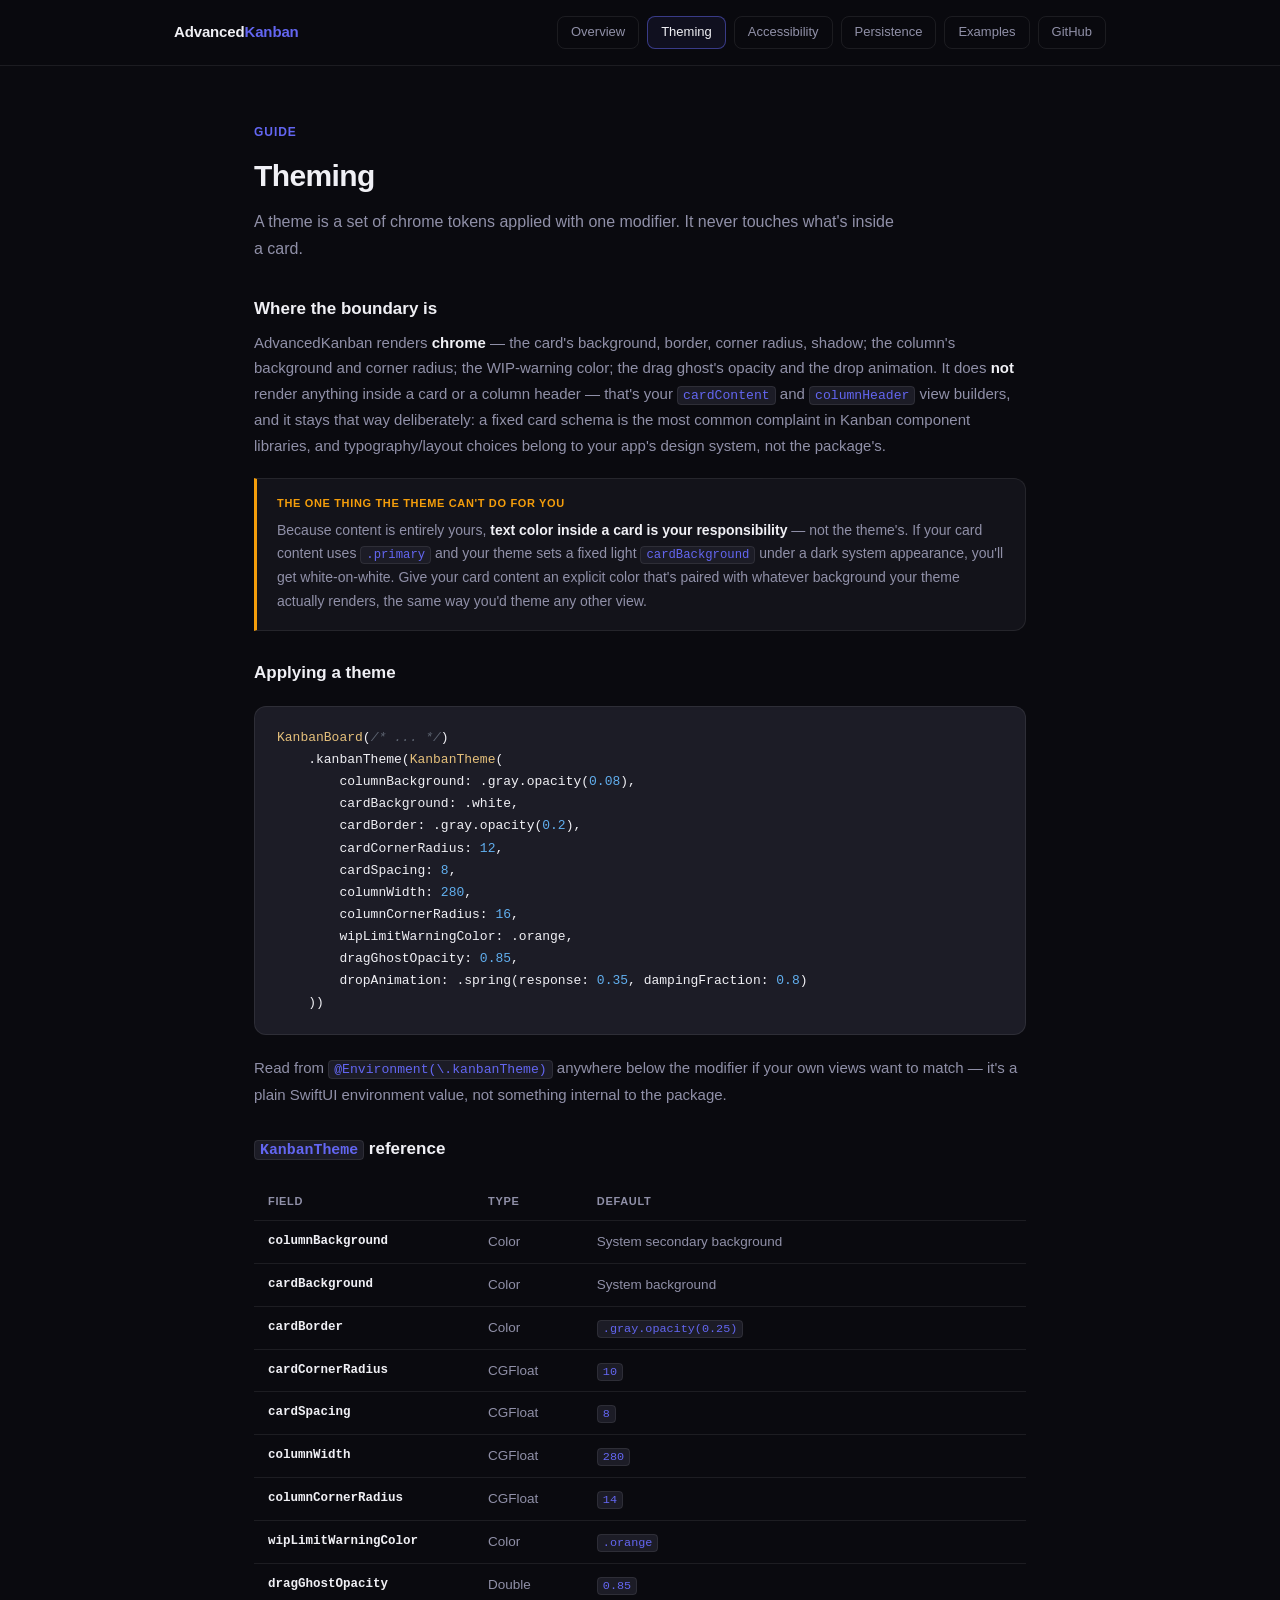
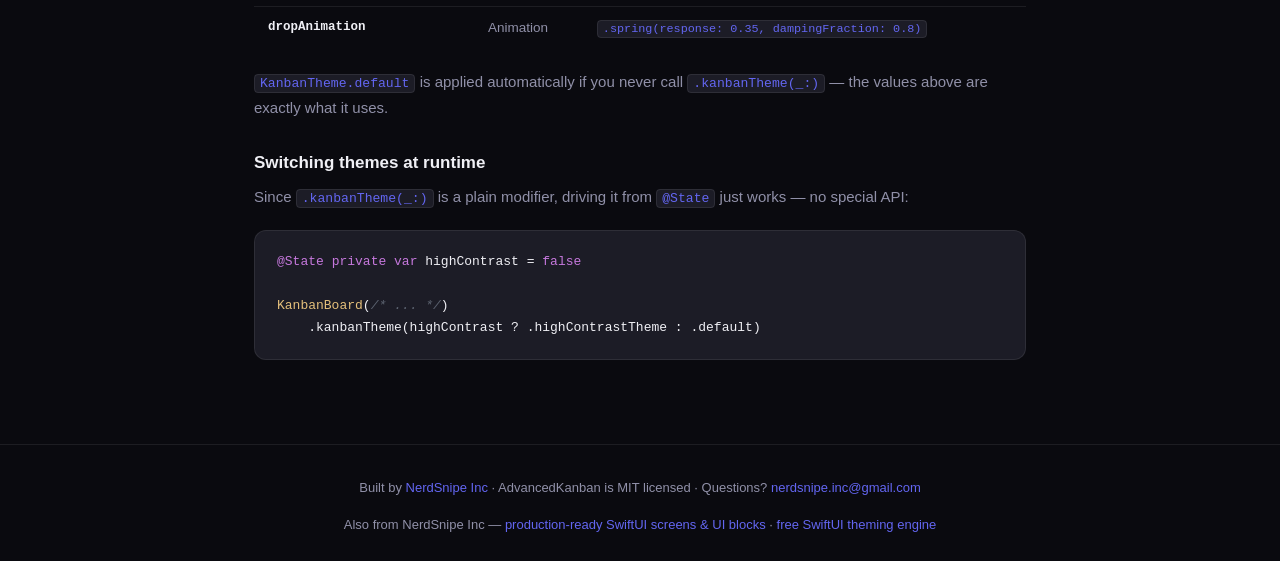
<file: docs/theming.html>
<!DOCTYPE html>
<html lang="en">
<head>
<meta charset="UTF-8" />
<meta name="viewport" content="width=device-width, initial-scale=1.0" />
<title>Theming — AdvancedKanban</title>
<meta name="description" content="How KanbanTheme works: what the package styles versus what stays yours, the default values, and a worked example of a custom theme." />
<meta name="theme-color" content="#6366f1" />
<link rel="stylesheet" href="assets/styles.css" />
</head>
<body>
<a class="skip-link" href="#main">Skip to content</a>

<nav>
  <div class="inner">
    <a class="nav-brand" href="./">Advanced<span>Kanban</span></a>
    <div class="nav-links">
      <a class="nav-link" href="./">Overview</a>
      <a class="nav-link active" href="theming.html">Theming</a>
      <a class="nav-link" href="accessibility.html">Accessibility</a>
      <a class="nav-link" href="persistence.html">Persistence</a>
      <a class="nav-link" href="examples.html">Examples</a>
      <a class="nav-link" href="https://github.com/NerdSnipe-Inc/AdvancedKanban" target="_blank" rel="noopener">GitHub</a>
    </div>
  </div>
</nav>

<main id="main">
<div class="container">
  <section class="section" style="padding-top:56px">
    <p class="section-label">Guide</p>
    <h2>Theming</h2>
    <p class="section-sub">A theme is a set of chrome tokens applied with one modifier. It never touches what's inside a card.</p>

    <h3>Where the boundary is</h3>
    <p>AdvancedKanban renders <strong>chrome</strong> — the card's background, border, corner radius, shadow; the column's background and corner radius; the WIP-warning color; the drag ghost's opacity and the drop animation. It does <strong>not</strong> render anything inside a card or a column header — that's your <code>cardContent</code> and <code>columnHeader</code> view builders, and it stays that way deliberately: a fixed card schema is the most common complaint in Kanban component libraries, and typography/layout choices belong to your app's design system, not the package's.</p>

    <div class="callout warn">
      <span class="callout-label">The one thing the theme can't do for you</span>
      <p>Because content is entirely yours, <strong>text color inside a card is your responsibility</strong> — not the theme's. If your card content uses <code>.primary</code> and your theme sets a fixed light <code>cardBackground</code> under a dark system appearance, you'll get white-on-white. Give your card content an explicit color that's paired with whatever background your theme actually renders, the same way you'd theme any other view.</p>
    </div>

    <h3>Applying a theme</h3>
    <pre><span class="type">KanbanBoard</span>(<span class="cm">/* ... */</span>)
    .kanbanTheme(<span class="type">KanbanTheme</span>(
        columnBackground: .gray.opacity(<span class="fn">0.08</span>),
        cardBackground: .white,
        cardBorder: .gray.opacity(<span class="fn">0.2</span>),
        cardCornerRadius: <span class="fn">12</span>,
        cardSpacing: <span class="fn">8</span>,
        columnWidth: <span class="fn">280</span>,
        columnCornerRadius: <span class="fn">16</span>,
        wipLimitWarningColor: .orange,
        dragGhostOpacity: <span class="fn">0.85</span>,
        dropAnimation: .spring(response: <span class="fn">0.35</span>, dampingFraction: <span class="fn">0.8</span>)
    ))</pre>
    <p>Read from <code>@Environment(\.kanbanTheme)</code> anywhere below the modifier if your own views want to match — it's a plain SwiftUI environment value, not something internal to the package.</p>

    <h3><code>KanbanTheme</code> reference</h3>
    <table class="api-table">
      <tr><th>Field</th><th>Type</th><th>Default</th></tr>
      <tr><td>columnBackground</td><td>Color</td><td>System secondary background</td></tr>
      <tr><td>cardBackground</td><td>Color</td><td>System background</td></tr>
      <tr><td>cardBorder</td><td>Color</td><td><code>.gray.opacity(0.25)</code></td></tr>
      <tr><td>cardCornerRadius</td><td>CGFloat</td><td><code>10</code></td></tr>
      <tr><td>cardSpacing</td><td>CGFloat</td><td><code>8</code></td></tr>
      <tr><td>columnWidth</td><td>CGFloat</td><td><code>280</code></td></tr>
      <tr><td>columnCornerRadius</td><td>CGFloat</td><td><code>14</code></td></tr>
      <tr><td>wipLimitWarningColor</td><td>Color</td><td><code>.orange</code></td></tr>
      <tr><td>dragGhostOpacity</td><td>Double</td><td><code>0.85</code></td></tr>
      <tr><td>dropAnimation</td><td>Animation</td><td><code>.spring(response: 0.35, dampingFraction: 0.8)</code></td></tr>
    </table>
    <p><code>KanbanTheme.default</code> is applied automatically if you never call <code>.kanbanTheme(_:)</code> — the values above are exactly what it uses.</p>

    <h3>Switching themes at runtime</h3>
    <p>Since <code>.kanbanTheme(_:)</code> is a plain modifier, driving it from <code>@State</code> just works — no special API:</p>
    <pre><span class="kw">@State</span> <span class="kw">private</span> <span class="kw">var</span> highContrast = <span class="kw">false</span>

<span class="type">KanbanBoard</span>(<span class="cm">/* ... */</span>)
    .kanbanTheme(highContrast ? .highContrastTheme : .default)</pre>
  </section>
</div>
</main>

<footer>
  <p>
    Built by <a href="https://github.com/NerdSnipe-Inc" target="_blank" rel="noopener">NerdSnipe Inc</a> ·
    AdvancedKanban is MIT licensed ·
    Questions? <a href="mailto:nerdsnipe.inc@gmail.com">nerdsnipe.inc@gmail.com</a>
  </p>
  <p style="margin-top:8px">
    Also from NerdSnipe Inc — <a href="https://nerdsnipe-inc.github.io/design-foundation/pro/" target="_blank" rel="noopener">production-ready SwiftUI screens &amp; UI blocks</a> ·
    <a href="https://nerdsnipe-inc.github.io/design-foundation/" target="_blank" rel="noopener">free SwiftUI theming engine</a>
  </p>
</footer>

</body>
</html>
</file>
<file: docs/assets/styles.css>
/* AdvancedKanban docs — shares its visual language with NerdSnipe Inc's
   other developer-facing docs (DesignFoundation) for brand consistency
   across the org's open-source properties. */

*, *::before, *::after { box-sizing: border-box; margin: 0; padding: 0; }

:root {
  --bg: #0a0a0f;
  --surface: #13131a;
  --surface2: #1c1c26;
  --border: rgba(255,255,255,0.08);
  --primary: #6366f1;
  --primary-glow: rgba(99,102,241,0.25);
  --text: #f0f0f5;
  --text-secondary: #9090a8;
  --radius: 12px;
  --success: #10b981;
  --warning: #f59e0b;
}

html { scroll-behavior: smooth; }

body {
  background: var(--bg);
  color: var(--text);
  font-family: -apple-system, BlinkMacSystemFont, "SF Pro Display", "Segoe UI", sans-serif;
  line-height: 1.6;
  min-height: 100vh;
}

a { color: var(--primary); text-decoration: none; }
a:hover { text-decoration: underline; }

/* ── Skip link ── */
.skip-link {
  position: absolute; left: -9999px; top: 0;
  background: var(--primary); color: #fff;
  padding: 10px 16px; border-radius: 0 0 8px 0; z-index: 1000;
}
.skip-link:focus { left: 0; }

/* ── Focus visibility ── */
a:focus-visible, button:focus-visible, .nav-link:focus-visible {
  outline: 2px solid var(--primary);
  outline-offset: 2px;
  border-radius: 4px;
}

@media (prefers-reduced-motion: reduce) {
  html { scroll-behavior: auto; }
  * { animation-duration: 0.001ms !important; transition-duration: 0.001ms !important; }
}

/* ── Nav ── */
nav {
  border-bottom: 1px solid var(--border);
  padding: 16px 0;
  position: sticky; top: 0; z-index: 100;
  background: rgba(10,10,15,0.92);
  backdrop-filter: blur(12px);
  -webkit-backdrop-filter: blur(12px);
}
nav .inner {
  display: flex; align-items: center; justify-content: space-between;
  max-width: 980px; margin: 0 auto; padding: 0 24px;
  gap: 16px; flex-wrap: wrap;
}
.nav-brand {
  font-size: 15px; font-weight: 600; color: var(--text);
  text-decoration: none; letter-spacing: -0.01em;
  white-space: nowrap;
}
.nav-brand span { color: var(--primary); }
.nav-links { display: flex; gap: 8px; align-items: center; flex-wrap: wrap; }
.nav-link {
  font-size: 13px; color: var(--text-secondary); text-decoration: none;
  border: 1px solid var(--border); border-radius: 8px;
  padding: 5px 13px; transition: border-color 0.15s, color 0.15s;
}
.nav-link:hover { border-color: var(--primary); color: var(--text); text-decoration: none; }
.nav-link.active {
  border-color: rgba(99,102,241,0.5); color: var(--text);
  background: rgba(99,102,241,0.08);
}

/* ── Layout ── */
.container { max-width: 820px; margin: 0 auto; padding: 0 24px; }
hr.divider { border: none; border-top: 1px solid var(--border); margin: 0; }
.section { padding: 64px 0; }
.section + .section { border-top: 1px solid var(--border); }
.section-label {
  font-size: 12px; font-weight: 600; letter-spacing: 0.08em; text-transform: uppercase;
  color: var(--primary); margin-bottom: 10px;
}
h2 { font-size: clamp(22px, 3vw, 30px); font-weight: 700; letter-spacing: -0.02em; margin-bottom: 8px; }
h3 { font-size: 17px; font-weight: 600; margin: 28px 0 8px; color: var(--text); }
h3:first-child { margin-top: 0; }
.section-sub { color: var(--text-secondary); margin-bottom: 32px; font-size: 16px; max-width: 640px; }
p { color: var(--text-secondary); font-size: 15px; line-height: 1.7; margin-bottom: 14px; }
p:last-child { margin-bottom: 0; }
ul.prose-list, ol.prose-list { color: var(--text-secondary); font-size: 15px; line-height: 1.7; margin: 0 0 14px 20px; }
ul.prose-list li, ol.prose-list li { margin-bottom: 6px; }
strong { color: var(--text); font-weight: 600; }

/* ── Buttons ── */
.btn {
  display: inline-flex; align-items: center; justify-content: center; gap: 8px;
  font-size: 15px; font-weight: 500; text-decoration: none;
  border-radius: 10px; padding: 12px 24px;
  transition: opacity 0.15s, transform 0.12s;
  cursor: pointer; border: none;
}
.btn:hover { opacity: 0.85; transform: translateY(-1px); text-decoration: none; }
.btn-primary { background: var(--primary); color: #fff; }
.btn-secondary { background: var(--surface2); color: var(--text); border: 1px solid var(--border); }
.btn-lg { font-size: 16px; padding: 14px 32px; border-radius: 12px; }

/* ── Hero ── */
.hero { padding: 80px 0 56px; text-align: center; }
.badge {
  display: inline-flex; align-items: center; gap: 6px;
  font-size: 12px; font-weight: 600; letter-spacing: 0.05em; text-transform: uppercase;
  color: var(--primary); background: var(--primary-glow);
  border: 1px solid rgba(99,102,241,0.3);
  border-radius: 100px; padding: 4px 14px; margin-bottom: 28px;
}
.badge-dot { width: 6px; height: 6px; border-radius: 50%; background: var(--primary); }
h1 {
  font-size: clamp(32px, 5.5vw, 52px);
  font-weight: 800; letter-spacing: -0.035em; line-height: 1.08;
  margin-bottom: 20px;
}
h1 .accent { color: var(--primary); }
.hero-sub {
  font-size: clamp(16px, 2vw, 19px);
  color: var(--text-secondary); max-width: 600px;
  margin: 0 auto 40px; line-height: 1.55;
}
.cta-row { display: flex; gap: 12px; justify-content: center; flex-wrap: wrap; margin-bottom: 56px; }

/* ── Hero board mockup (the one signature element) ── */
.hero-board {
  display: grid;
  grid-template-columns: repeat(4, minmax(0, 1fr));
  gap: 10px;
  background: var(--surface);
  border: 1px solid var(--border);
  border-radius: 14px;
  padding: 16px;
  text-align: left;
}
@media (max-width: 640px) { .hero-board { grid-template-columns: repeat(2, minmax(0, 1fr)); } }
.hb-col { display: flex; flex-direction: column; gap: 8px; }
.hb-col-head {
  display: flex; align-items: center; justify-content: space-between;
  font-size: 11px; font-weight: 700; color: var(--text-secondary);
  letter-spacing: 0.02em; padding: 2px 4px 6px;
}
.hb-count {
  font-size: 10px; font-weight: 700; color: var(--text-secondary);
  background: var(--surface2); border-radius: 100px; padding: 1px 7px;
}
.hb-count.over { color: var(--warning); }
.hb-card {
  background: var(--surface2); border: 1px solid var(--border);
  border-radius: 8px; padding: 9px 10px;
  font-size: 11.5px; font-weight: 500; color: var(--text);
}
.hb-card.dragging {
  border-color: var(--primary);
  box-shadow: 0 0 0 1px var(--primary), 0 8px 20px rgba(99,102,241,0.25);
  transform: translateY(-2px) rotate(-1deg);
}
.hb-card.ghost-slot {
  background: transparent; border: 1.5px dashed rgba(99,102,241,0.4);
}
.hb-tag {
  display: inline-block; font-size: 9.5px; font-weight: 700;
  padding: 1px 6px; border-radius: 100px; margin-top: 6px;
}
.hb-tag.low { background: rgba(16,185,129,0.14); color: var(--success); }
.hb-tag.med { background: rgba(245,158,11,0.14); color: var(--warning); }
.hb-tag.high { background: rgba(239,68,68,0.14); color: #ef4444; }

/* ── Stats strip ── */
.stats-strip {
  display: flex; align-items: center; justify-content: center;
  gap: 0; flex-wrap: wrap;
  border: 1px solid var(--border); border-radius: 14px;
  background: var(--surface); overflow: hidden;
  margin: 40px 0 0;
}
.stat-item { flex: 1; min-width: 120px; padding: 20px 14px; text-align: center; border-right: 1px solid var(--border); }
.stat-item:last-child { border-right: none; }
.stat-value { font-size: 24px; font-weight: 800; letter-spacing: -0.02em; color: var(--text); line-height: 1; margin-bottom: 4px; }
.stat-value span { color: var(--primary); }
.stat-label { font-size: 11px; color: var(--text-secondary); font-weight: 500; }

/* ── Cards / grid ── */
.card-grid { display: grid; grid-template-columns: 1fr 1fr; gap: 16px; }
@media (max-width: 680px) { .card-grid { grid-template-columns: 1fr; } }
.card {
  background: var(--surface); border: 1px solid var(--border);
  border-radius: var(--radius); padding: 22px;
}
.card-title { font-size: 15px; font-weight: 700; color: var(--text); margin-bottom: 8px; }
.card-body { font-size: 13.5px; color: var(--text-secondary); line-height: 1.6; }

/* ── Step list (guides) ── */
.steps { list-style: none; counter-reset: step; }
.steps > li {
  counter-increment: step;
  position: relative;
  padding: 0 0 32px 44px;
  border-left: 1px solid var(--border);
  margin-left: 15px;
}
.steps > li:last-child { border-left-color: transparent; padding-bottom: 0; }
.steps > li::before {
  content: counter(step);
  position: absolute; left: -15px; top: 0;
  width: 30px; height: 30px; border-radius: 50%;
  background: var(--surface2); border: 1px solid var(--border);
  color: var(--primary); font-size: 13px; font-weight: 700;
  display: flex; align-items: center; justify-content: center;
}
.steps h3 { margin-top: 0; margin-bottom: 6px; }

/* ── Callouts ── */
.callout {
  border: 1px solid var(--border); border-left: 3px solid var(--primary);
  background: var(--surface); border-radius: 0 var(--radius) var(--radius) 0;
  padding: 16px 20px; margin: 20px 0;
}
.callout p { color: var(--text-secondary); font-size: 14px; margin: 0; }
.callout .callout-label {
  font-size: 11px; font-weight: 700; letter-spacing: 0.06em; text-transform: uppercase;
  color: var(--primary); margin-bottom: 6px; display: block;
}
.callout.warn { border-left-color: var(--warning); }
.callout.warn .callout-label { color: var(--warning); }

/* ── Code ── */
code {
  font-family: "SF Mono", "Fira Code", Menlo, monospace;
  font-size: 0.875em;
  background: var(--surface2); border: 1px solid var(--border);
  border-radius: 4px; padding: 1px 5px; color: var(--primary);
}
pre {
  background: var(--surface2); border: 1px solid var(--border);
  border-radius: var(--radius); padding: 20px 22px;
  overflow-x: auto; max-width: 100%;
  font-family: "SF Mono", "Fira Code", Menlo, monospace;
  font-size: 13px; line-height: 1.7; margin: 20px 0;
}
pre code { background: none; border: none; padding: 0; color: inherit; font-size: 1em; }
.kw { color: #c678dd; }
.type { color: #e5c07b; }
.fn { color: #61afef; }
.str { color: #98c379; }
.cm { color: #5c6370; font-style: italic; }
.prop { color: #56b6c2; }

/* ── API reference table ── */
.api-table { width: 100%; border-collapse: collapse; margin: 20px 0; font-size: 13.5px; }
.api-table th, .api-table td { padding: 10px 14px; text-align: left; border-bottom: 1px solid var(--border); vertical-align: top; }
.api-table th { font-size: 11px; font-weight: 700; text-transform: uppercase; letter-spacing: 0.06em; color: var(--text-secondary); }
.api-table td:first-child { font-weight: 600; color: var(--text); font-family: "SF Mono", "Fira Code", Menlo, monospace; font-size: 12.5px; white-space: nowrap; }
.api-table td { color: var(--text-secondary); }
.api-table tr:last-child td { border-bottom: none; }

/* ── Checklist ── */
.check-list { list-style: none; }
.check-list li {
  font-size: 14px; padding: 8px 0;
  border-bottom: 1px solid var(--border);
  display: flex; align-items: flex-start; gap: 12px;
  color: var(--text-secondary);
}
.check-list li:last-child { border-bottom: none; }
.check-list li::before { content: "✓"; color: var(--success); font-weight: 700; flex-shrink: 0; }

/* ── Footer ── */
.cta-band { text-align: center; padding: 64px 24px; border-top: 1px solid var(--border); }
.cta-band h2 { margin-bottom: 10px; }
.cta-band p { max-width: 480px; margin: 0 auto 28px; }
footer { padding: 32px 24px; text-align: center; border-top: 1px solid var(--border); }
footer p { font-size: 13px; color: var(--text-secondary); }
</file>
